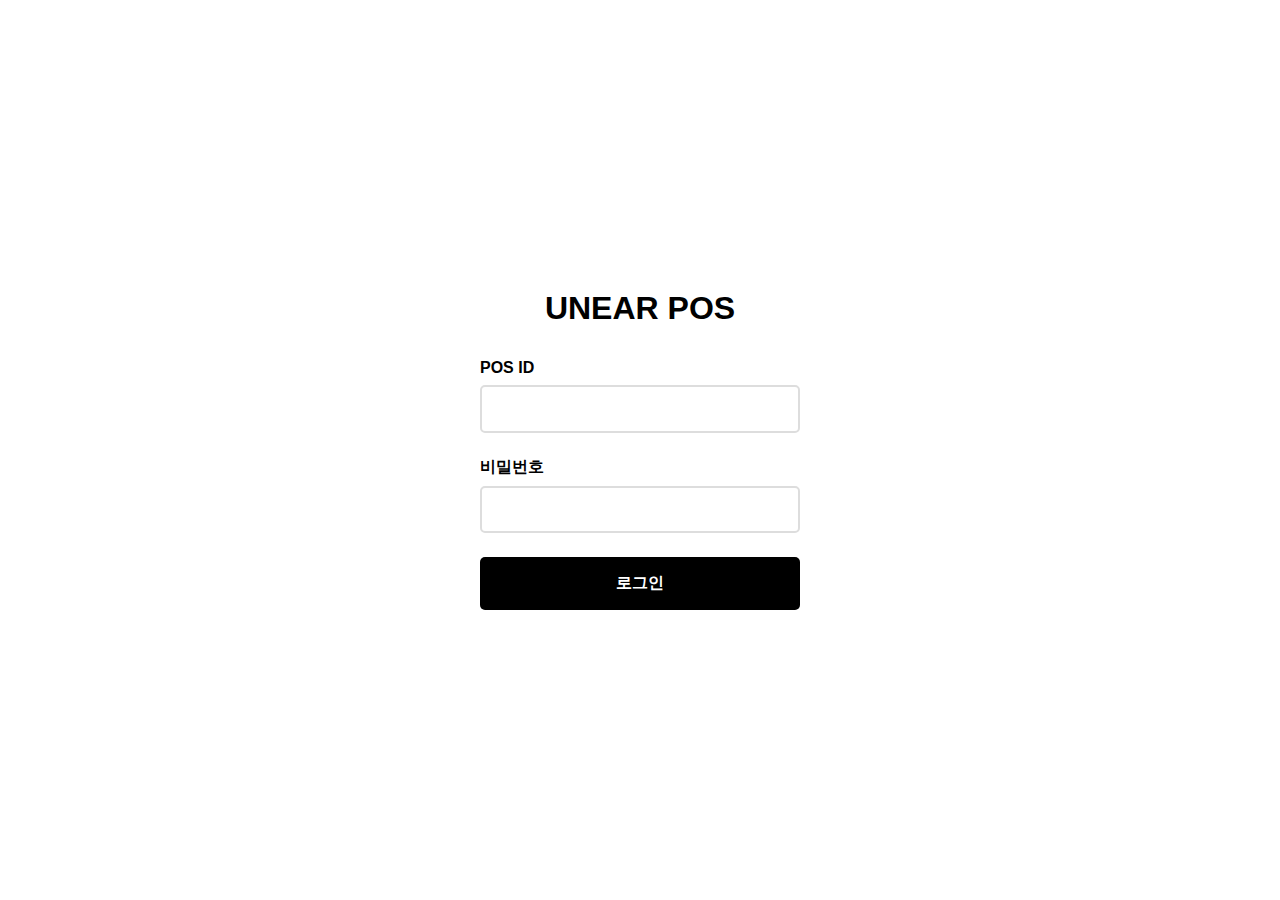
<file: index.html>
<!DOCTYPE html>
<html lang="ko">
<head>
    <meta charset="UTF-8">
    <meta name="viewport" content="width=device-width, initial-scale=1.0">
    <title>UNEAR POS - 로그인</title>
    <link rel="stylesheet" href="css/login.css">
</head>
<body>
    <div class="login-container">
        <div class="login-header">
            <h1>UNEAR POS</h1>
        </div>
        
        <form id="loginForm">
            <div class="form-group">
                <label for="username">POS ID</label>
                <input type="text" id="username" name="username" required>
                <div class="error-message" id="usernameError"></div>
            </div>
            
            <div class="form-group">
                <label for="password">비밀번호</label>
                <input type="password" id="password" name="password" required>
                <div class="error-message" id="passwordError"></div>
            </div>
            
            <button type="submit" class="login-btn">로그인</button>
        </form>
    </div>
    <script src="js/config.js"></script>
    <script src="js/login.js"></script>
</body>
</html>
</file>
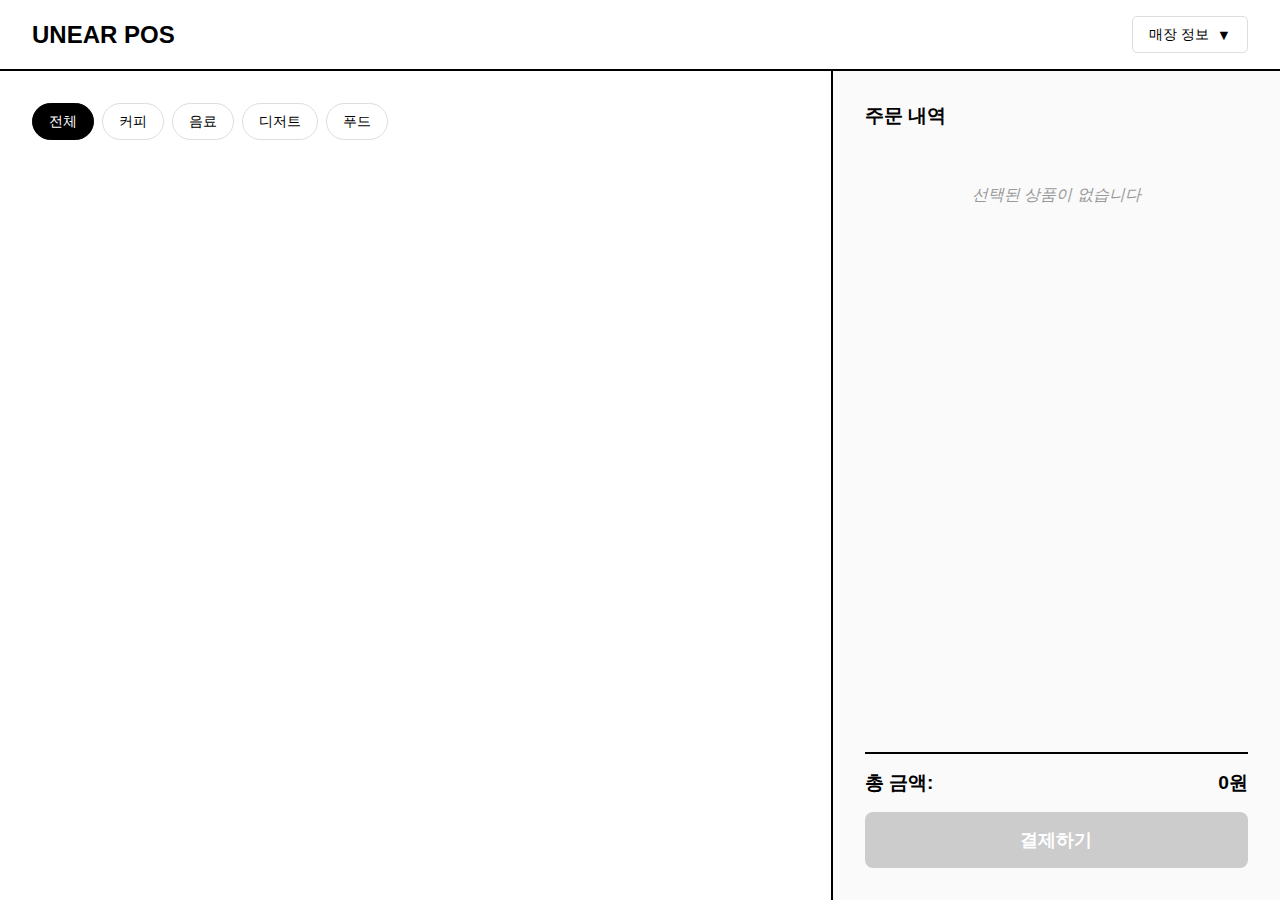
<file: html/main.html>
<!DOCTYPE html>
<html lang="ko">
<head>
    <meta charset="UTF-8">
    <meta name="viewport" content="width=device-width, initial-scale=1.0">
    <title>UNEAR POS - 메인</title>
    <link rel="stylesheet" href="../css/main.css">
</head>
<body>
    <div class="pos-container">
        <!-- 헤더 -->
        <header class="pos-header">
            <h1>UNEAR POS</h1>
            <div class="header-actions">
                <span id="currentTime"></span>
                <div class="store-info-dropdown">
                    <button class="store-info-btn" id="storeInfoBtn">
                        <span id="storeInfoText">매장 정보</span>
                        <span class="dropdown-arrow">▼</span>
                    </button>
                    <div class="dropdown-menu" id="dropdownMenu">
                        <button class="dropdown-item" id="storeDetailBtn">매장 정보 조회</button>
                        <button class="dropdown-item" id="logoutBtn">로그아웃</button>
                    </div>
                </div>
            </div>
        </header>

        <!-- 메인 컨텐츠 -->
        <div class="pos-content">
            <!-- 상품 선택 영역 -->
            <div class="product-section">
                <div class="category-filters">
                    <button class="category-btn active" data-category="all">전체</button>
                    <button class="category-btn" data-category="coffee">커피</button>
                    <button class="category-btn" data-category="beverage">음료</button>
                    <button class="category-btn" data-category="dessert">디저트</button>
                    <button class="category-btn" data-category="food">푸드</button>
                </div>
                <div class="product-grid" id="productGrid">
                    <!-- 상품들이 여기에 동적으로 추가됩니다 -->
                </div>
            </div>

            <!-- 주문 내역 영역 -->
            <div class="order-section">
                <h2>주문 내역</h2>
                <div class="order-list" id="orderList">
                    <div class="empty-order">
                        <p>선택된 상품이 없습니다</p>
                    </div>
                </div>
                
                <div class="order-summary">
                    <div class="total-amount">
                        <span>총 금액: </span>
                        <span id="totalAmount">0원</span>
                    </div>
                    <button class="payment-btn" id="paymentBtn" disabled>결제하기</button>
                </div>
            </div>
        </div>
    </div>

    <!-- 매장 정보 모달 -->
    <div class="modal-overlay" id="storeModalOverlay">
        <div class="modal">
            <div class="modal-header">
                <h3>매장 정보</h3>
                <button class="modal-close" id="modalCloseBtn">×</button>
            </div>
            <div class="modal-content" id="storeModalContent">
                <!-- 매장 정보가 여기에 표시됩니다 -->
            </div>
        </div>
    </div>

    <script src="../js/config.js"></script>
    <script src="../js/main.js"></script>
</body>
</html>
</file>
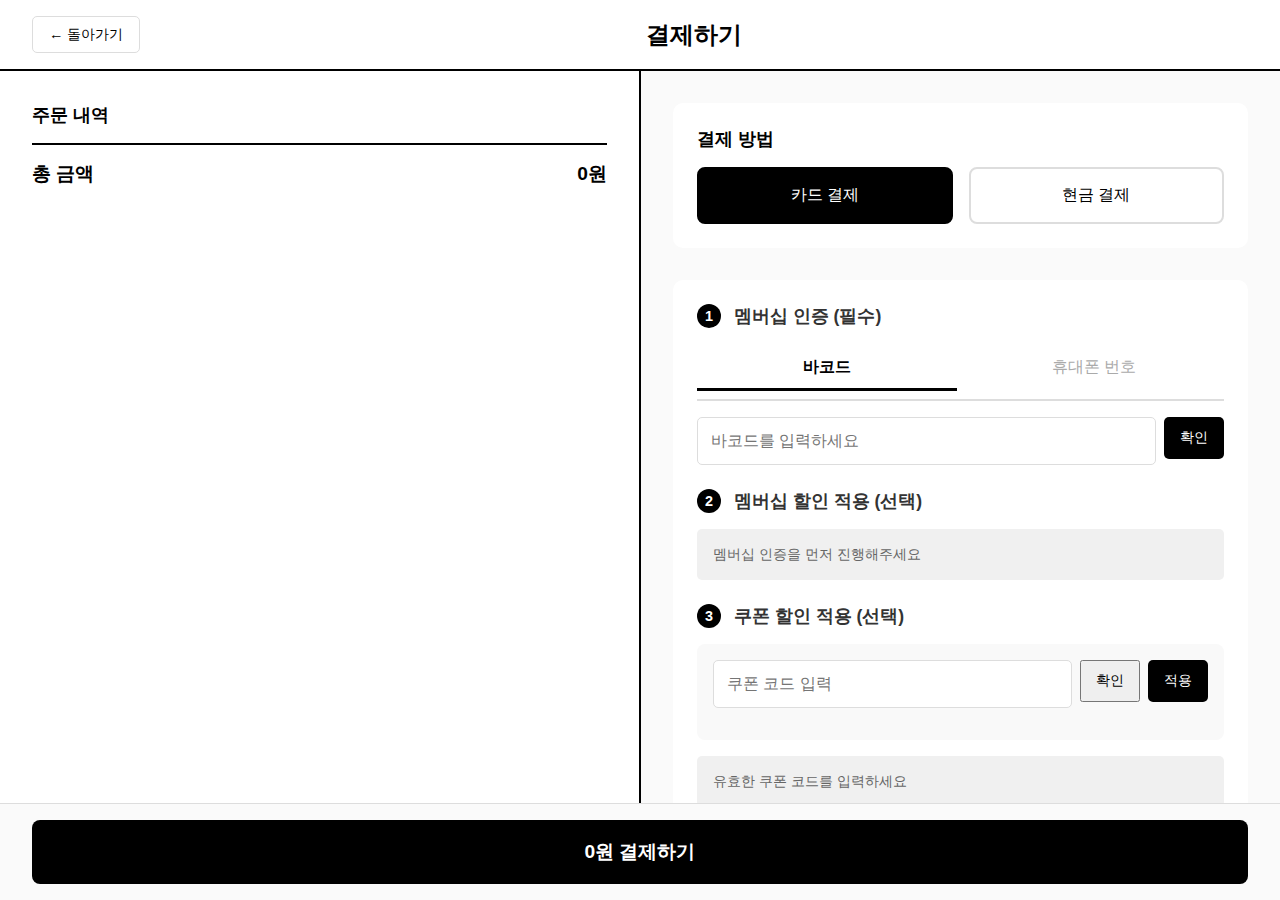
<file: html/payment.html>
<!DOCTYPE html>
<html lang="ko">
<head>
    <meta charset="UTF-8">
    <meta name="viewport" content="width=device-width, initial-scale=1.0">
    <title>UNEAR POS - 결제</title>
    <link rel="stylesheet" href="../css/payment.css">
</head>
<body>
    <div class="payment-container">
        <header class="payment-header">
            <button class="back-btn" id="backBtn">← 돌아가기</button>
            <h1>결제하기</h1>
            <div></div>
        </header>

        <div class="payment-content">
            <!-- 주문 요약 (왼쪽) -->
            <div class="order-summary-section">
                <h2>주문 내역</h2>
                <div class="order-items" id="orderItems">
                    <!-- 주문 항목들 -->
                </div>
                <div class="total-section">
                    <div class="total-row">
                        <span>총 금액</span>
                        <span id="totalAmount">0원</span>
                    </div>
                </div>
            </div>

            <!-- 결제 및 할인 (오른쪽) -->
            <div class="payment-actions-section">
                <!-- 결제 방법 선택 -->
                <div class="payment-method-section">
                    <h2>결제 방법</h2>
                    <div class="payment-methods">
                        <button class="payment-method-btn active" data-method="CARD">
                            카드 결제
                        </button>
                        <button class="payment-method-btn" data-method="CASH">
                            현금 결제
                        </button>
                    </div>
                </div>

                <!-- 멤버십/쿠폰 할인 -->
                <div class="discount-section">
                    <!-- 1. 멤버십 인증 (필수) -->
                    <div class="discount-subsection">
                        <h3 class="section-title">
                            <span class="section-number">1</span>
                            멤버십 인증 (필수)
                        </h3>
                        
                        <!-- 인증 방법 선택 -->
                        <div class="auth-method-selection">
                            <button class="auth-method-btn active" data-type="barcode">바코드</button>
                            <button class="auth-method-btn" data-type="phone">휴대폰 번호</button>
                        </div>
                        
                        <!-- 인증 입력 -->
                        <div class="membership-input-section">
                            <div class="input-with-button">
                                <input type="text" id="membershipInput" placeholder="바코드를 입력하세요" />
                                <button class="verify-btn" id="memberVerifyBtn">확인</button>
                            </div>
                        </div>
                    </div>
                    
                    <!-- 2. 멤버십 할인 적용 (선택) -->
                    <div class="discount-subsection">
                        <h3 class="section-title">
                            <span class="section-number">2</span>
                            멤버십 할인 적용 (선택)
                        </h3>
                        
                        <!-- Step 1: 기본 상태 -->
                        <div class="membership-step" id="membershipStep1">
                            <div class="no-auth-message" id="noAuthMessage">
                                <p>멤버십 인증을 먼저 진행해주세요</p>
                            </div>
                        </div>
                        
                        <!-- Step 2: 인증 후 할인 정책 선택 -->
                        <div class="membership-step" id="membershipStep2" style="display: none;">
                            <div class="member-info" id="memberInfo"></div>
                            <h4>적용 가능한 할인</h4>
                            <div class="policy-list" id="policyList"></div>
                            <div class="modal-actions">
                                <button class="cancel-btn" id="memberCancelBtn">취소</button>
                                <button class="apply-btn" id="memberApplyBtn" disabled>적용</button>
                            </div>
                        </div>
                    </div>
                    
                    <!-- 3. 쿠폰 할인 적용 (선택) -->
                    <div class="discount-subsection">
                        <h3 class="section-title">
                            <span class="section-number">3</span>
                            쿠폰 할인 적용 (선택)
                        </h3>
                        
                        <div class="coupon-input-section">
                            <div class="input-with-button">
                                <input type="text" id="couponCode" placeholder="쿠폰 코드 입력" />
                                <!-- 쿠폰 코드 확인 -->
                                <button id="couponVerifyBtn">확인</button>

                                <button class="verify-btn" id="couponApplyBtn">적용</button>
                            </div>
                        </div>
                        
                        <div class="coupon-help-text">
                            <p>유효한 쿠폰 코드를 입력하세요</p>
                        </div>
                    </div>
                    
                    <!-- 적용된 할인 목록 -->
                    <div class="applied-discounts" id="appliedDiscounts">
                        <!-- 적용된 할인 표시 -->
                    </div>
                </div>

                <!-- 최종 결제 버튼 -->
                <div class="final-payment-section">
                    <button class="final-payment-btn" id="finalPaymentBtn">
                        <span id="finalAmount">0원</span> 결제하기
                    </button>
                </div>
            </div>
        </div>
    </div>



    <script src="../js/config.js"></script>
    <script src="../js/payment.js"></script>
</body>
</html>
</file>
<file: css/login.css>
* {
    margin: 0;
    padding: 0;
    box-sizing: border-box;
}

body {
    font-family: 'Segoe UI', Tahoma, Geneva, Verdana, sans-serif;
    background: white;
    min-height: 100vh;
    display: flex;
    align-items: center;
    justify-content: center;
}

.login-container {
    background: white;
    padding: 2.5rem;
    border-radius: 10px;
    width: 100%;
    max-width: 400px;
}

.login-header {
    text-align: center;
    margin-bottom: 2rem;
}

.login-header h1 {
    color: #000;
    font-size: 2rem;
    font-weight: bold;
    margin-bottom: 0.5rem;
}

.login-header p {
    color: #666;
    font-size: 0.9rem;
}

.form-group {
    margin-bottom: 1.5rem;
}

.form-group label {
    display: block;
    margin-bottom: 0.5rem;
    color: #000;
    font-weight: 600;
}

.form-group input {
    width: 100%;
    padding: 0.8rem;
    border: 2px solid #ddd;
    border-radius: 5px;
    font-size: 1rem;
    transition: border-color 0.3s ease;
}

.form-group input:focus {
    outline: none;
    border-color: #000;
}

.login-btn {
    width: 100%;
    padding: 1rem;
    background: #000;
    color: white;
    border: none;
    border-radius: 5px;
    font-size: 1rem;
    font-weight: 600;
    cursor: pointer;
    transition: background 0.3s ease;
}

.login-btn:hover {
    background: #333;
}

.login-btn:active {
    transform: translateY(1px);
}

.error-message {
    color: #e74c3c;
    font-size: 0.9rem;
    margin-top: 0.5rem;
    display: none;
}
</file>
<file: css/main.css>
* {
    margin: 0;
    padding: 0;
    box-sizing: border-box;
}

body {
    font-family: 'Segoe UI', Tahoma, Geneva, Verdana, sans-serif;
    background: white;
    height: 100vh;
    overflow: hidden;
}

.pos-container {
    height: 100vh;
    display: flex;
    flex-direction: column;
}

.pos-header {
    display: flex;
    justify-content: space-between;
    align-items: center;
    padding: 1rem 2rem;
    background: white;
    border-bottom: 2px solid #000;
}

.pos-header h1 {
    color: #000;
    font-size: 1.5rem;
    font-weight: bold;
}

.header-actions {
    display: flex;
    align-items: center;
    gap: 1rem;
}

#currentTime {
    color: #666;
    font-size: 0.9rem;
}

.store-info-dropdown {
    position: relative;
}

.store-info-btn {
    padding: 0.5rem 1rem;
    background: white;
    color: #000;
    border: 1px solid #ddd;
    border-radius: 5px;
    cursor: pointer;
    font-size: 0.9rem;
    display: flex;
    align-items: center;
    gap: 0.5rem;
}

.store-info-btn:hover {
    background: #f5f5f5;
}

.dropdown-arrow {
    transition: transform 0.3s ease;
}

.store-info-dropdown.active .dropdown-arrow {
    transform: rotate(180deg);
}

.dropdown-menu {
    position: absolute;
    top: 100%;
    right: 0;
    background: white;
    border: 1px solid #ddd;
    border-radius: 5px;
    box-shadow: 0 4px 12px rgba(0, 0, 0, 0.1);
    min-width: 150px;
    z-index: 1000;
    opacity: 0;
    visibility: hidden;
    transform: translateY(-10px);
    transition: all 0.3s ease;
}

.store-info-dropdown.active .dropdown-menu {
    opacity: 1;
    visibility: visible;
    transform: translateY(0);
}

.dropdown-item {
    width: 100%;
    padding: 0.8rem 1rem;
    background: none;
    border: none;
    text-align: left;
    cursor: pointer;
    font-size: 0.9rem;
    color: #333;
}

.dropdown-item:hover {
    background: #f5f5f5;
}

.dropdown-item:first-child {
    border-radius: 5px 5px 0 0;
}

.dropdown-item:last-child {
    border-radius: 0 0 5px 5px;
}

.pos-content {
    flex: 1;
    display: flex;
    height: calc(100vh - 80px);
}

.product-section {
    flex: 2;
    padding: 2rem;
    border-right: 2px solid #000;
    overflow-y: auto;
}

.product-section h2 {
    color: #000;
    margin-bottom: 1.5rem;
    font-size: 1.2rem;
}

.category-filters {
    display: flex;
    gap: 0.5rem;
    margin-bottom: 1.5rem;
    flex-wrap: wrap;
}

.category-btn {
    padding: 0.5rem 1rem;
    background: white;
    border: 1px solid #ddd;
    border-radius: 20px;
    cursor: pointer;
    font-size: 0.9rem;
    transition: all 0.3s ease;
}

.category-btn:hover {
    border-color: #000;
}

.category-btn.active {
    background: #000;
    color: white;
    border-color: #000;
}

.product-grid {
    display: grid;
    grid-template-columns: repeat(auto-fill, minmax(150px, 1fr));
    gap: 1rem;
}

.product-item {
    background: white;
    border: 2px solid #ddd;
    border-radius: 8px;
    padding: 1rem;
    cursor: pointer;
    transition: all 0.3s ease;
    text-align: center;
}

.product-item:hover {
    border-color: #000;
    transform: translateY(-2px);
}

.product-item.selected {
    border-color: #000;
    background: #f9f9f9;
}

.product-name {
    font-weight: 600;
    margin-bottom: 0.5rem;
    color: #000;
}

.product-price {
    color: #666;
    font-size: 1.1rem;
    font-weight: 500;
}

.product-category {
    background: #f0f0f0;
    color: #666;
    font-size: 0.8rem;
    padding: 0.2rem 0.5rem;
    border-radius: 10px;
    margin-bottom: 0.5rem;
    display: inline-block;
}

.order-section {
    flex: 1;
    padding: 2rem;
    display: flex;
    flex-direction: column;
    background: #fafafa;
}

.order-section h2 {
    color: #000;
    margin-bottom: 1.5rem;
    font-size: 1.2rem;
}

.order-list {
    flex: 1;
    overflow-y: auto;
    margin-bottom: 1rem;
}

.empty-order {
    text-align: center;
    color: #999;
    font-style: italic;
    margin-top: 2rem;
}

.order-item {
    display: flex;
    justify-content: space-between;
    align-items: center;
    padding: 1rem;
    background: white;
    border-radius: 8px;
    margin-bottom: 0.5rem;
    border: 1px solid #ddd;
}

.order-item-info {
    flex: 1;
}

.order-item-name {
    font-weight: 600;
    color: #000;
}

.order-item-price {
    color: #666;
    font-size: 0.9rem;
}

.order-item-controls {
    display: flex;
    align-items: center;
    gap: 0.5rem;
}

.quantity-btn {
    width: 30px;
    height: 30px;
    border: 1px solid #ddd;
    background: white;
    cursor: pointer;
    border-radius: 4px;
    display: flex;
    align-items: center;
    justify-content: center;
}

.quantity-btn:hover {
    background: #f0f0f0;
}

.quantity {
    margin: 0 0.5rem;
    font-weight: 600;
    min-width: 20px;
    text-align: center;
}

.remove-btn {
    background: #e74c3c;
    color: white;
    border: none;
    padding: 0.3rem 0.5rem;
    border-radius: 4px;
    cursor: pointer;
    font-size: 0.8rem;
}

.remove-btn:hover {
    background: #c0392b;
}

.order-summary {
    border-top: 2px solid #000;
    padding-top: 1rem;
}

.total-amount {
    display: flex;
    justify-content: space-between;
    font-size: 1.2rem;
    font-weight: bold;
    color: #000;
    margin-bottom: 1rem;
}

.payment-btn {
    width: 100%;
    padding: 1rem;
    background: #000;
    color: white;
    border: none;
    border-radius: 8px;
    font-size: 1.1rem;
    font-weight: 600;
    cursor: pointer;
    transition: background 0.3s ease;
}

.payment-btn:hover:not(:disabled) {
    background: #333;
}

.payment-btn:disabled {
    background: #ccc;
    cursor: not-allowed;
}

/* 모달 스타일 */
.modal-overlay {
    position: fixed;
    top: 0;
    left: 0;
    width: 100%;
    height: 100%;
    background: rgba(0, 0, 0, 0.5);
    display: flex;
    align-items: center;
    justify-content: center;
    z-index: 2000;
    opacity: 0;
    visibility: hidden;
    transition: all 0.3s ease;
}

.modal-overlay.active {
    opacity: 1;
    visibility: visible;
}

.modal {
    background: white;
    border-radius: 10px;
    width: 90%;
    max-width: 500px;
    max-height: 80vh;
    overflow: hidden;
    transform: scale(0.9);
    transition: transform 0.3s ease;
}

.modal-overlay.active .modal {
    transform: scale(1);
}

.modal-header {
    display: flex;
    justify-content: space-between;
    align-items: center;
    padding: 1.5rem;
    border-bottom: 1px solid #ddd;
}

.modal-header h3 {
    color: #000;
    margin: 0;
}

.modal-close {
    background: none;
    border: none;
    font-size: 1.5rem;
    cursor: pointer;
    color: #666;
    padding: 0;
    width: 30px;
    height: 30px;
    display: flex;
    align-items: center;
    justify-content: center;
}

.modal-close:hover {
    color: #000;
}

.modal-content {
    padding: 1.5rem;
    max-height: 60vh;
    overflow-y: auto;
}

.store-info-item {
    display: flex;
    justify-content: space-between;
    padding: 0.8rem 0;
    border-bottom: 1px solid #f0f0f0;
}

.store-info-item:last-child {
    border-bottom: none;
}

.store-info-label {
    font-weight: 600;
    color: #333;
}

.store-info-value {
    color: #666;
}
</file>
<file: css/payment.css>
* {
    margin: 0;
    padding: 0;
    box-sizing: border-box;
}

body {
    font-family: 'Segoe UI', Tahoma, Geneva, Verdana, sans-serif;
    background: white;
    height: 100vh;
    overflow-x: hidden;
}

.payment-container {
    height: 100vh;
    display: flex;
    flex-direction: column;
}

.payment-header {
    display: flex;
    justify-content: space-between;
    align-items: center;
    padding: 1rem 2rem;
    border-bottom: 2px solid #000;
    background: white;
}

.back-btn {
    padding: 0.5rem 1rem;
    background: white;
    border: 1px solid #ddd;
    border-radius: 5px;
    cursor: pointer;
    font-size: 0.9rem;
}

.back-btn:hover {
    background: #f5f5f5;
}

.payment-header h1 {
    color: #000;
    font-size: 1.5rem;
}

.payment-content {
    flex: 1;
    display: flex;
    height: calc(100vh - 80px);
}

.order-summary-section {
    flex: 1;
    padding: 2rem;
    overflow-y: auto;
    border-right: 2px solid #000;
    background: white;
}

.payment-actions-section {
    flex: 1;
    padding: 2rem;
    overflow-y: auto;
    background: #fafafa;
}

.payment-method-section,
.discount-section {
    margin-bottom: 2rem;
    background: white;
    padding: 1.5rem;
    border-radius: 10px;
}

.final-payment-section {
    position: fixed;
    bottom: 0;
    left: 0;
    right: 0;
    background: #fafafa;
    padding: 1rem 2rem;
    border-top: 1px solid #ddd;
    z-index: 1000;
}

.order-summary-section h2,
.payment-method-section h2,
.discount-section h2 {
    color: #000;
    margin-bottom: 1rem;
    font-size: 1.1rem;
}

.order-item {
    display: flex;
    justify-content: space-between;
    align-items: center;
    padding: 0.8rem 0;
    border-bottom: 1px solid #eee;
}

.order-item:last-child {
    border-bottom: none;
}

.order-item-info {
    flex: 1;
}

.order-item-name {
    font-weight: 600;
    color: #000;
}

.order-item-details {
    color: #666;
    font-size: 0.9rem;
}

.order-item-amount {
    font-weight: 600;
    color: #000;
}

.total-section {
    border-top: 2px solid #000;
    padding-top: 1rem;
    margin-top: 1rem;
}

.total-row {
    display: flex;
    justify-content: space-between;
    font-size: 1.2rem;
    font-weight: bold;
    color: #000;
}

.payment-methods {
    display: flex;
    gap: 1rem;
}

.payment-method-btn {
    flex: 1;
    padding: 1rem;
    background: white;
    border: 2px solid #ddd;
    border-radius: 8px;
    cursor: pointer;
    font-size: 1rem;
    transition: all 0.3s ease;
}

.payment-method-btn:hover {
    border-color: #000;
}

.payment-method-btn.active {
    background: #000;
    color: white;
    border-color: #000;
}

.discount-options {
    display: flex;
    gap: 1rem;
    margin-bottom: 1rem;
}

.discount-subsection {
    margin-bottom: 1.5rem;
}

.discount-subsection:last-child {
    margin-bottom: 0;
}

.discount-btn {
    width: 100%;
    padding: 1rem;
    background: white;
    border: none;
    border-radius: 5px;
    cursor: pointer;
    font-size: 1rem;
    text-align: left;
    color: #333;
}

.discount-btn:hover {
    background: #f5f5f5;
}

.applied-discounts {
    min-height: 40px;
}

.discount-item {
    display: flex;
    justify-content: space-between;
    align-items: center;
    background: #e8f5e8;
    padding: 0.8rem;
    border-radius: 5px;
    margin-bottom: 0.5rem;
}

.discount-info {
    flex: 1;
}

.discount-name {
    font-weight: 600;
    color: #2e7d32;
}

.discount-amount {
    color: #2e7d32;
    font-size: 0.9rem;
}

.discount-remove {
    background: #e74c3c;
    color: white;
    border: none;
    padding: 0.3rem 0.6rem;
    border-radius: 3px;
    cursor: pointer;
    font-size: 0.8rem;
}

.final-payment-btn {
    width: 100%;
    padding: 1.2rem;
    background: #000;
    color: white;
    border: none;
    border-radius: 8px;
    font-size: 1.2rem;
    font-weight: 600;
    cursor: pointer;
    transition: background 0.3s ease;
}

.final-payment-btn:hover {
    background: #333;
}

/* 모달 스타일 */
.modal-overlay {
    position: fixed;
    top: 0;
    left: 0;
    width: 100%;
    height: 100%;
    background: rgba(0, 0, 0, 0.5);
    display: flex;
    align-items: center;
    justify-content: center;
    z-index: 2000;
    opacity: 0;
    visibility: hidden;
    transition: all 0.3s ease;
}

.modal-overlay.active {
    opacity: 1;
    visibility: visible;
}

.modal {
    background: white;
    border-radius: 10px;
    width: 90%;
    max-width: 400px;
    transform: scale(0.9);
    transition: transform 0.3s ease;
}

.modal-overlay.active .modal {
    transform: scale(1);
}

.modal-header {
    display: flex;
    justify-content: space-between;
    align-items: center;
    padding: 1.5rem;
    border-bottom: 1px solid #ddd;
}

.modal-header h3 {
    color: #000;
    margin: 0;
}

.modal-close {
    background: none;
    border: none;
    font-size: 1.5rem;
    cursor: pointer;
    color: #666;
}

.modal-content {
    padding: 1.5rem;
}

.modal-content input {
    width: 100%;
    padding: 0.8rem;
    border: 1px solid #ddd;
    border-radius: 5px;
    margin-bottom: 1rem;
    font-size: 1rem;
}

.verify-btn {
    width: 100%;
    padding: 0.8rem;
    background: #000;
    color: white;
    border: none;
    border-radius: 5px;
    cursor: pointer;
    font-size: 1rem;
}

.discount-dropdown {
    max-height: 0;
    overflow: hidden;
    transition: max-height 0.3s ease;
    margin-top: 1rem;
}

.discount-dropdown.active {
    max-height: 300px;
}

.dropdown-content {
    background: #f9f9f9;
    padding: 1rem;
    border-radius: 8px;
    border: 1px solid #ddd;
}

.auth-method-selection {
  display: flex;
  gap: 2rem;
  border-bottom: 2px solid #eee;
  margin-bottom: 1rem;
  padding-bottom: 0.5rem;
}

.auth-method-selection {
  display: flex;
  gap: 2rem;
  border-bottom: 2px solid #ddd;
  margin-bottom: 1rem;
  padding-bottom: 0.5rem;
}

.auth-method-selection {
  display: flex;
  justify-content: flex-start;
  gap: 2rem;
  border-bottom: 2px solid #ddd;
  margin-bottom: 1rem;
  padding-bottom: 0.5rem;
}

.auth-method-selection {
  display: flex;
  width: 100%;
  border-bottom: 2px solid #ddd;
  margin-bottom: 1rem;
}

.auth-method-btn {
  flex: 1;
  text-align: center;
  background: none;
  border: none;
  font-size: 1rem;
  font-weight: 500;
  padding: 0.8rem 0;
  color: #aaa;
  cursor: pointer;
  position: relative;
}

.auth-method-btn::after {
  content: '';
  position: absolute;
  bottom: 0;
  left: 0;
  width: 100%;
  height: 3px;
  background: transparent;
  transition: background 0.3s ease;
}

.auth-method-btn.active {
  color: #000;
  font-weight: 700;
}

.auth-method-btn.active::after {
  background: #000;
}

.input-with-button {
    display: flex;
    gap: 0.5rem;
}

.input-with-button input {
    flex: 1;
    padding: 0.8rem;
    border: 1px solid #ddd;
    border-radius: 5px;
    font-size: 1rem;
    height: 48px;
}

.input-with-button .verify-btn {
    padding: 0.8rem 1.5rem;
    background: #000;
    color: white;
    border: none;
    border-radius: 5px;
    cursor: pointer;
    font-size: 1rem;
    white-space: nowrap;
    height: 48px;
    min-width: 50px;
}

.member-info {
    background: white;
    padding: 1rem;
    border-radius: 8px;
    margin-bottom: 1rem;
    border: 1px solid #ddd;
}

.member-detail {
    display: flex;
    justify-content: space-between;
    margin-bottom: 0.8rem;
}

.member-detail:last-child {
    margin-bottom: 0;
}

.member-label {
    font-weight: 600;
    color: #333;
}

.member-value {
    color: #666;
}

.modal-actions {
    display: flex;
    gap: 1rem;
}

.cancel-btn, .apply-btn {
    flex: 1;
    padding: 0.8rem;
    border: none;
    border-radius: 5px;
    cursor: pointer;
    font-size: 1rem;
}

.cancel-btn {
    background: #f5f5f5;
    color: #333;
}

.apply-btn {
    background: #000;
    color: white;
}

.section-title {
    display: flex;
    align-items: center;
    margin-bottom: 1rem;
    font-size: 1.1rem;
    font-weight: 600;
    color: #333;
}

.section-number {
    display: inline-flex;
    align-items: center;
    justify-content: center;
    width: 24px;
    height: 24px;
    background: #000;
    color: white;
    border-radius: 50%;
    font-size: 0.9rem;
    margin-right: 0.8rem;
}

.auth-method-selection {
    display: flex;
    gap: 0.5rem;
    margin-bottom: 1rem;
}

.coupon-input-section {
    background: #f9f9f9;
    padding: 1rem;
    border-radius: 8px;
    margin-bottom: 1rem;
}

.coupon-input-section input {
    width: 100%;
    padding: 0.8rem;
    border: 1px solid #ddd;
    border-radius: 5px;
    margin-bottom: 1rem;
    font-size: 1rem;
}

.coupon-input-section .verify-btn {
    width: 100%;
    padding: 0.8rem;
    background: #000;
    color: white;
    border: none;
    border-radius: 5px;
    cursor: pointer;
    font-size: 1rem;
}

.no-auth-message,
.coupon-help-text {
    background: #f0f0f0;
    padding: 1rem;
    border-radius: 5px;
    margin-top: 0.5rem;
}

.no-auth-message p,
.coupon-help-text p {
    margin: 0;
    color: #666;
    font-size: 0.9rem;
}

.discount-policies {
    margin-top: 1rem;
}

.discount-policies h4 {
    color: #333;
    margin-bottom: 0.8rem;
    font-size: 0.9rem;
}

.policy-item {
    background: white;
    border: 1px solid #ddd;
    border-radius: 5px;
    padding: 0.8rem;
    margin-bottom: 0.5rem;
    cursor: pointer;
    transition: all 0.3s ease;
}

.policy-item:hover {
    border-color: #000;
}

.policy-item.selected {
    border-color: #000;
    background: #f0f0f0;
}

.policy-name {
    font-weight: 600;
    color: #333;
    margin-bottom: 0.3rem;
}

.policy-details {
    font-size: 0.8rem;
    color: #666;
}

/* ✅ 쿠폰/멤버십 입력 옆 버튼 공통 크기 조정 */
.input-with-button .verify-btn,
#couponVerifyBtn,
#memberVerifyBtn {
    padding: 0.5rem 0.8rem;
    height: 42px;
    min-width: 60px;
    font-size: 0.9rem;
    width: auto;
}

/* ✅ 쿠폰 입력 전용: 가로 폭 고정 해제 */
.coupon-input-section .verify-btn {
    width: auto;
    padding: 0.5rem 0.8rem;
    height: 42px;
    min-width: 60px;
    font-size: 0.9rem;
}
</file>
